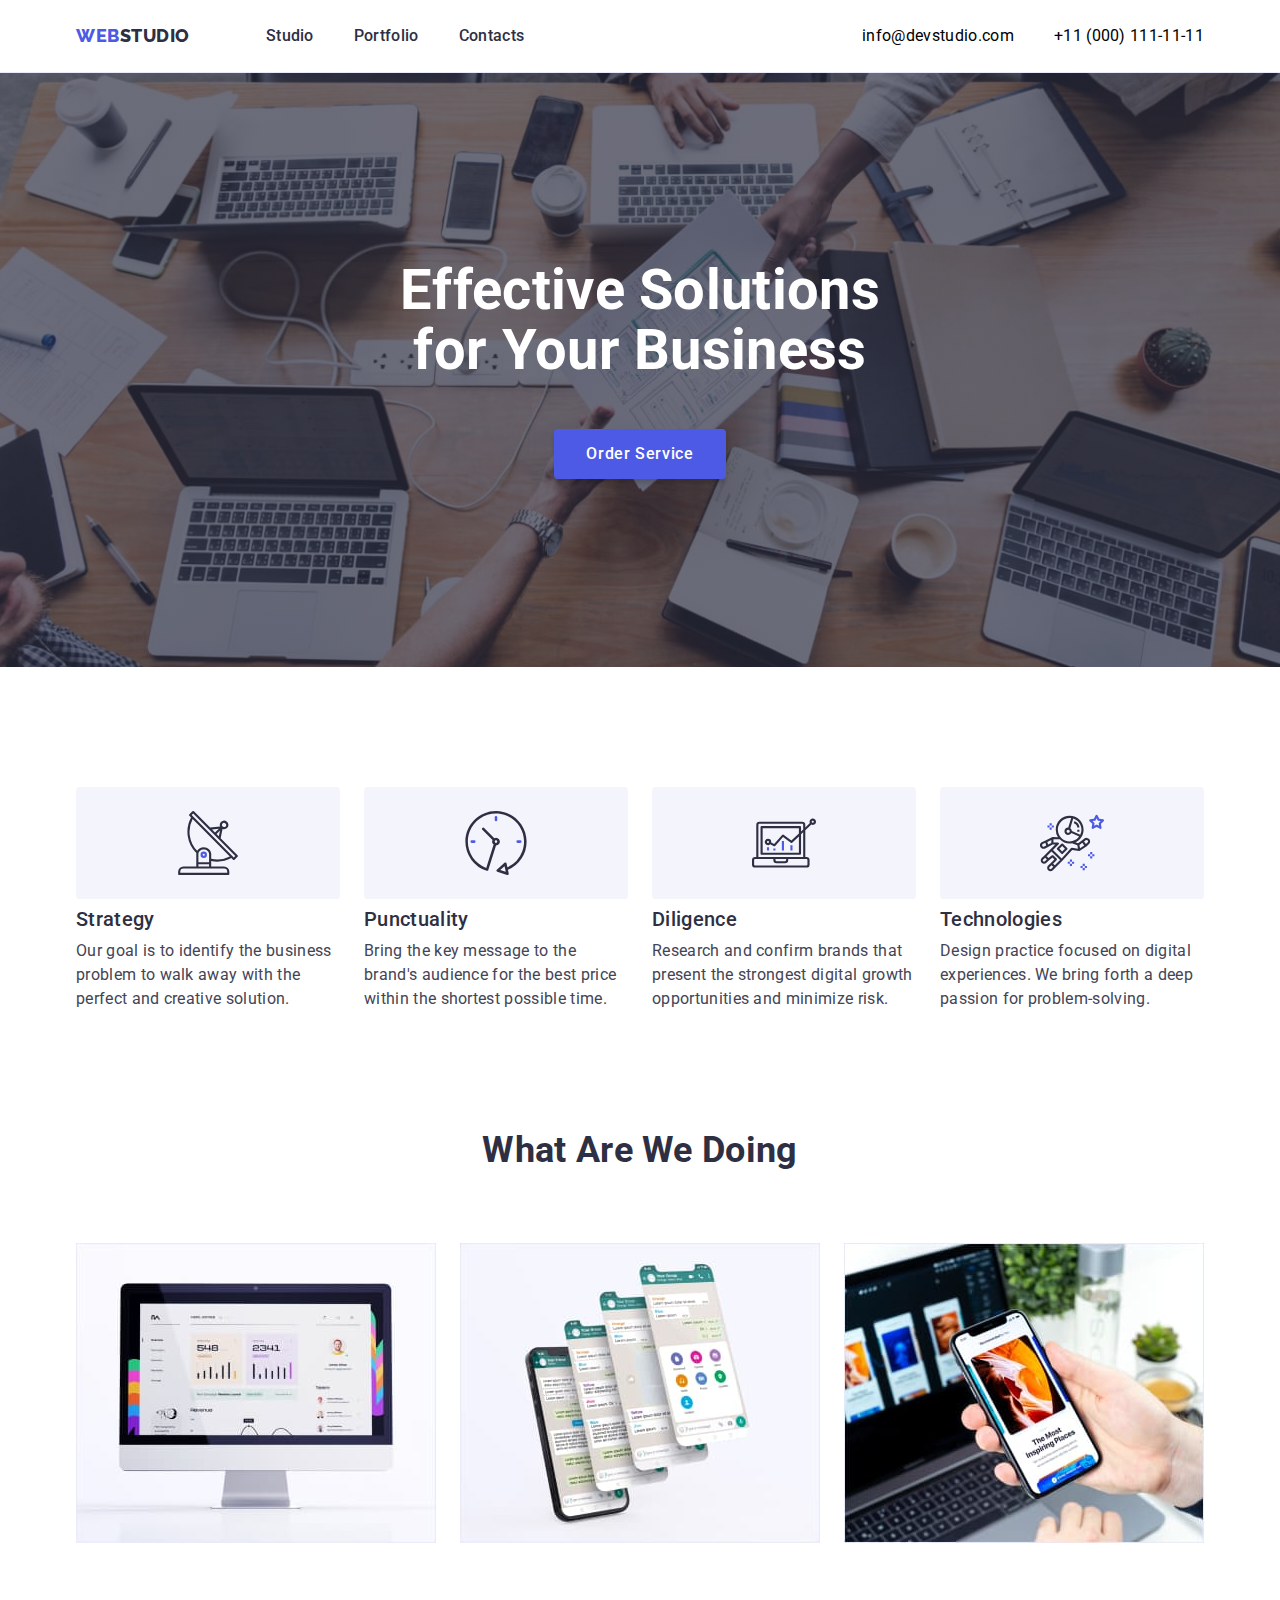
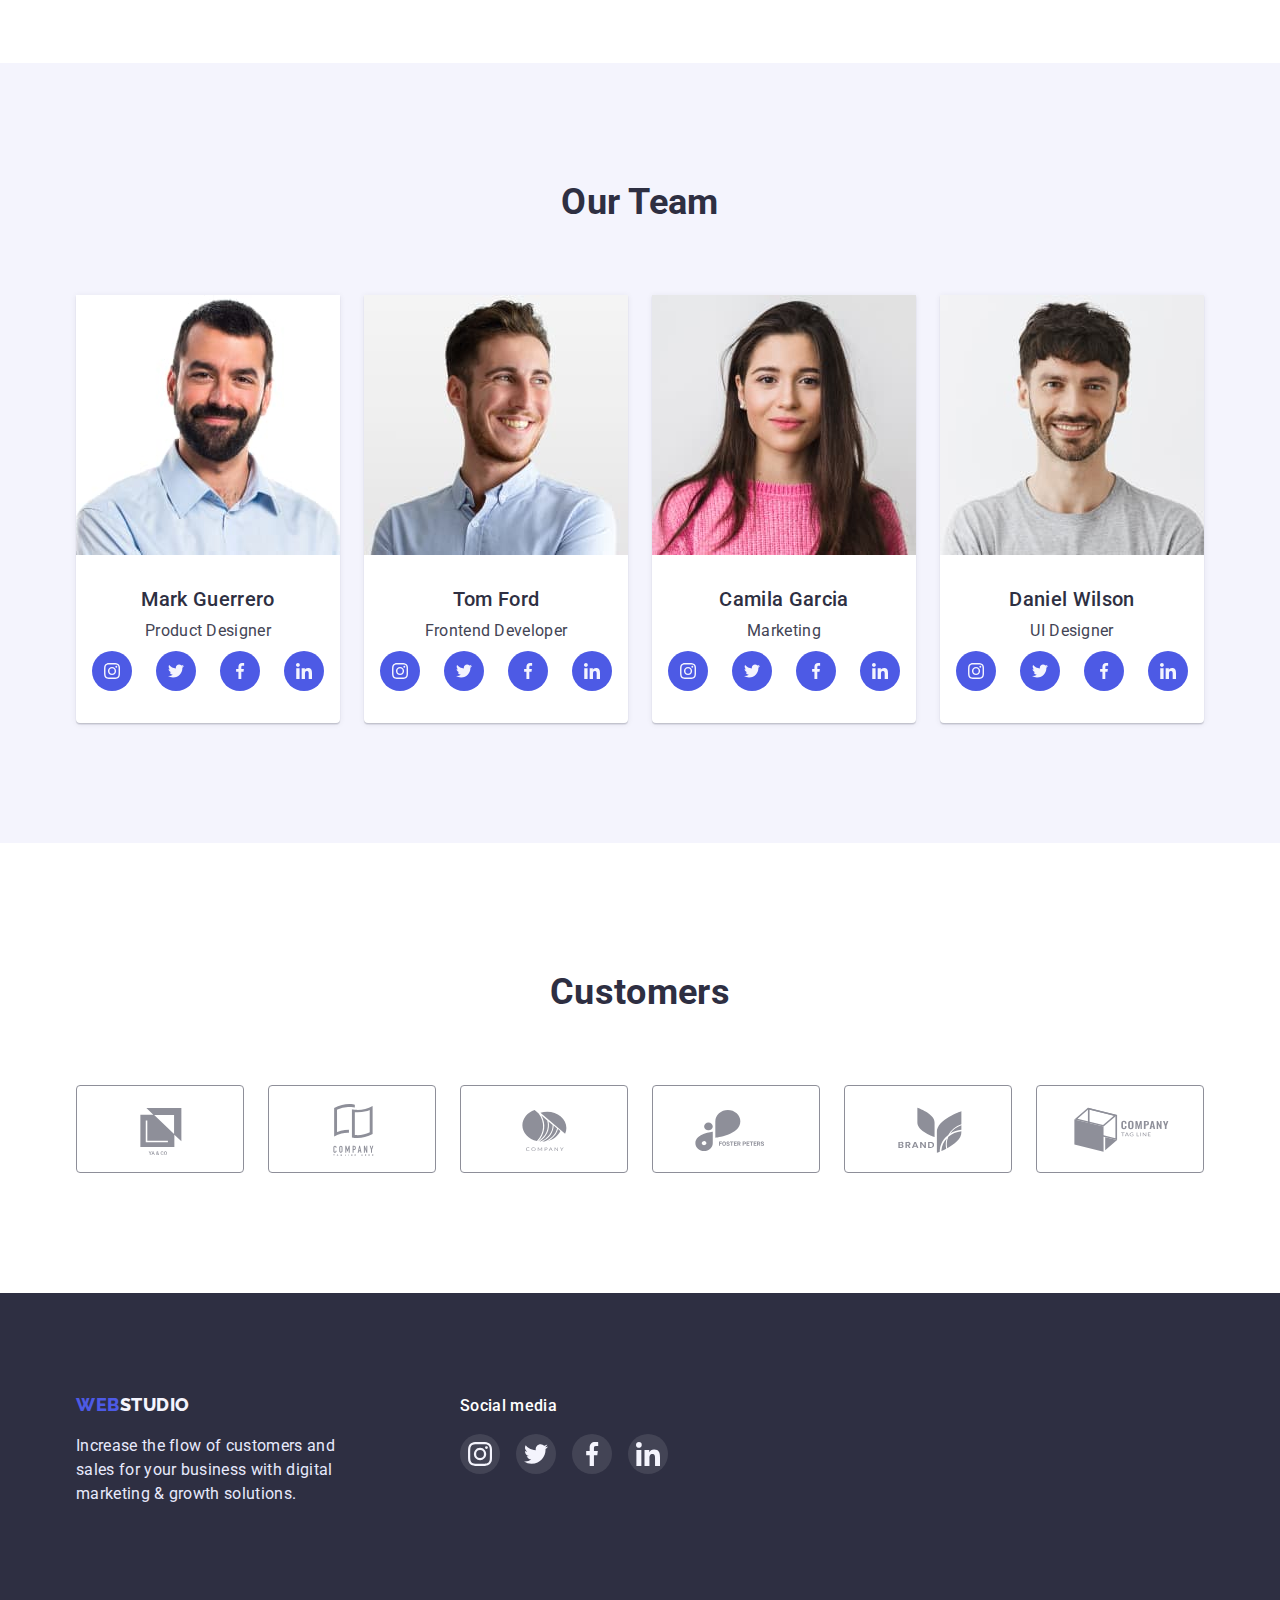
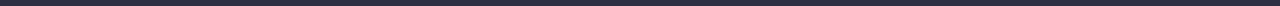
<file: index.html>
<!DOCTYPE html>
<html lang="en">
<head>
    <meta charset="UTF-8">
    <meta http-equiv="X-UA-Compatible" content="IE=edge">
    <meta name="viewport" content="width=device-width, initial-scale=1.0">
    <title>Web Studio (Version 3.0)</title>
    <link rel="preconnect" href="https://fonts.googleapis.com">
    <link rel="preconnect" href="https://fonts.gstatic.com" crossorigin>
    <link href="https://fonts.googleapis.com/css2?family=Raleway:wght@800&family=Roboto:wght@400;500;700&display=swap" rel="stylesheet">
    <link rel="stylesheet" href="https://cdn.jsdelivr.net/npm/modern-normalize@1.1.0/modern-normalize.css">
    <link rel="stylesheet" href="./css/style.css">
</head>

<body>

    <!--HEADER-->

    <header class="page-header">
        <div class="container page-container">
            <nav class="page-nav page-container">
            <a class="logo link" href="./index.html">Web<span class="logotype">Studio</span></a>
            <ul class="menu list page-container">
                <li class="menu-item">
                    <a class="menu-link link" href="./index.html">Studio</a></li>
                <li class="menu-item">
                    <a class="menu-link link" href="./portfolio.html">Portfolio</a></li>
                <li class="menu-item">
                    <a class="menu-link link" href="">Contacts</a></li>
            </ul>
            </nav>
            <address class="address">
                <ul class="list page-container">
                    <li class="menu-item">
                        <a class="contact-email link" href="mailto:info@devstudio.com">info@devstudio.com</a>
                    </li >
                    <li class="menu-item">
                        <a class="contact-phone-number link" href="tel:+110001111111">+11 (000) 111-11-11</a>
                    </li>
                </ul>
            </address>
        </div>
   </header>
    <main>

        <!--HERO-->

        <section class="hero">
            <div class="container">
                <h1 class="page-hero">Effective Solutions for Your Business</h1>
                <button class="btn-page-hero" type="button">Order Service</button>
            </div>
        </section>

        <!--WORK PRINCIPLES-->

        <section class="section-work-prin">
            <div class="container">
                <h2 class="visually-hidden">Work principles</h2>
                <ul class="list page-container page-work-prin">
                    
                    <li class="card">
                        <div class="block-work">
                            <svg class="work-icon" width="64" height="64"> 
                                <use href="./images/symbol-defs.svg#icon-antenna"></use> 
                            </svg>
                        </div>
                        <h3 class="title">Strategy</h3>
                        <p class="text">Our goal is to identify the business
                        problem to walk away with the perfect and creative solution. </p>
                    </li>

                    <li class="card">
                        <div class="block-work">
                            <svg class="work-icon" width="64" height="64"> 
                                <use href="./images/symbol-defs.svg#icon-clock"></use> 
                            </svg>
                        </div>
                        <h3 class="title">Punctuality</h3> 
                        <p class="text">Bring the key message to the brand's audience for the best price within the shortest possible time.</p>
                    </li>
                    <li class="card">
                        <div class="block-work">
                            <svg class="work-icon" width="64" height="64"> 
                                <use href="./images/symbol-defs.svg#icon-diagram"></use> 
                            </svg>
                        </div>
                        <h3 class="title">Diligence</h3>
                        <p class="text">Research and confirm brands that present the strongest digital growth opportunities and minimize risk.</p>
                    </li>
                    <li class="card">
                        <div class="block-work">
                            <svg class="work-icon" width="64" height="64"> 
                                <use href="./images/symbol-defs.svg#icon-astronaut"></use> 
                            </svg>
                        </div>
                        <h3 class="title">Technologies</h3>
                        <p class="text">Design practice focused on digital experiences. We bring forth a deep passion for problem-solving.</p>
                    </li>
                </ul>
            </div>
        </section>

        <!--WHAT DOING-->

        <section class="section">
            <div class="container">
                <h2 class="page-title-what">What are we doing</h2>
                <ul class="list cards-doing page-container">
                    <li class="card"><img src="./images/monitor.jpg" alt="monitor" 
                        width="360" 
                        height="300"></li>
                    <li class="card"><img src="./images/mobilephone.jpg" alt="mobile phones" 
                        width="360" 
                        height="300"></li>
                    <li class="card"><img src="./images/phone-in-hand.jpg" alt="mobile phone in hand" 
                        width="360" 
                        height="300"></li>
                </ul>
        </div>
        </section>

        <!--OUR TEAM-->

        <section class="bgr-our-team">
            <div class="container">
                <h2 class="page-title-team">Our Team</h2>
                <ul class="list page-our-team">
                    <li class="card-our-team">
                        <img src="./images/our-team/mark-guerrero.jpg" alt="Mark Guerrero" width="264" height="260">
                        <div class="blok-img">
                            <h3 class="title">Mark Guerrero</h3>
                            <p class="text">Product Designer</p>
                            <ul class="team-list list">

                                <li class="team-list-item"><a class="team-list-link" href="">
                                    <svg class="team-icon" width="16" height="16"> 
                                        <use href="./images/symbol-defs.svg#icon-instagram"></use> 
                                    </svg>
                                </a>                  
                                </li>

                                <li class="team-list-item"><a class="team-list-link" href="">
                                    <svg class="team-icon" width="16" height="16"> 
                                        <use href="./images/symbol-defs.svg#icon-twitter"></use> 
                                    </svg>
                                </a>                  
                                </li>

                                <li class="team-list-item"><a class="team-list-link" href="">
                                    <svg class="team-icon" width="16" height="16"> 
                                        <use href="./images/symbol-defs.svg#icon-facebook"></use> 
                                    </svg>
                                </a>                  
                                </li>

                                <li class="team-list-item"><a class="team-list-link" href="">
                                    <svg class="team-icon" width="16" height="16"> 
                                        <use href="./images/symbol-defs.svg#icon-linkedin"></use> 
                                    </svg>
                                </a>                  
                                </li>
                            </ul>
                        </div>
                    </li>

                    <li class="card-our-team">
                        <img src="./images/our-team/tom-ford.jpg" alt="Tom Ford" width="264" height="260">
                        <div class="blok-img">
                            <h3 class="title">Tom Ford</h3>
                            <p class="text">Frontend Developer</p>
                            <ul class="team-list list">

                                <li class="team-list-item"><a class="team-list-link" href="">
                                    <svg class="team-icon" width="16" height="16"> 
                                        <use href="./images/symbol-defs.svg#icon-instagram"></use> 
                                    </svg>
                                </a>                  
                                </li>

                                <li class="team-list-item"><a class="team-list-link" href="">
                                    <svg class="team-icon" width="16" height="16"> 
                                        <use href="./images/symbol-defs.svg#icon-twitter"></use> 
                                    </svg>
                                </a>                  
                                </li>

                                <li class="team-list-item"><a class="team-list-link" href="">
                                    <svg class="team-icon" width="16" height="16"> 
                                        <use href="./images/symbol-defs.svg#icon-facebook"></use> 
                                    </svg>
                                </a>                  
                                </li>

                                <li class="team-list-item"><a class="team-list-link" href="">
                                    <svg class="team-icon" width="16" height="16"> 
                                        <use href="./images/symbol-defs.svg#icon-linkedin"></use> 
                                    </svg>
                                </a>                  
                                </li>
                            </ul>
                        </div>
                    </li>

                    <li class="card-our-team">
                        <img src="./images/our-team/camila-garcia.jpg" alt="Camila Garcia" width="264" height="260">
                        <div class="blok-img">
                            <h3 class="title">Camila Garcia</h3>
                            <p class="text">Marketing</p>
                            <ul class="team-list list">

                                <li class="team-list-item"><a class="team-list-link" href="">
                                    <svg class="team-icon" width="16" height="16"> 
                                        <use href="./images/symbol-defs.svg#icon-instagram"></use> 
                                    </svg>
                                </a>                  
                                </li>

                                <li class="team-list-item"><a class="team-list-link" href="">
                                    <svg class="team-icon" width="16" height="16"> 
                                        <use href="./images/symbol-defs.svg#icon-twitter"></use> 
                                    </svg>
                                </a>                  
                                </li>

                                <li class="team-list-item"><a class="team-list-link" href="">
                                    <svg class="team-icon" width="16" height="16"> 
                                        <use href="./images/symbol-defs.svg#icon-facebook"></use> 
                                    </svg>
                                </a>                  
                                </li>

                                <li class="team-list-item"><a class="team-list-link" href="">
                                    <svg class="team-icon" width="16" height="16"> 
                                        <use href="./images/symbol-defs.svg#icon-linkedin"></use> 
                                    </svg>
                                </a>                  
                                </li>
                            </ul>
                        </div>
                    </li>
                    
                    <li class="card-our-team"><img src="./images/our-team/daniel-wilson.jpg" alt="Daniel Wilson" width="264" height="260">
                        <div class="blok-img">
                            <h3 class="title">Daniel Wilson</h3>
                            <p class="text">UI Designer</p>
                            <ul class="team-list list">

                                <li class="team-list-item"><a class="team-list-link" href="">
                                    <svg class="team-icon" width="16" height="16"> 
                                        <use href="./images/symbol-defs.svg#icon-instagram"></use> 
                                    </svg>
                                </a>                  
                                </li>

                                <li class="team-list-item"><a class="team-list-link" href="">
                                    <svg class="team-icon" width="16" height="16"> 
                                        <use href="./images/symbol-defs.svg#icon-twitter"></use> 
                                    </svg>
                                </a>                  
                                </li>

                                <li class="team-list-item"><a class="team-list-link" href="">
                                    <svg class="team-icon" width="16" height="16"> 
                                        <use href="./images/symbol-defs.svg#icon-facebook"></use> 
                                    </svg>
                                </a>                  
                                </li>

                                <li class="team-list-item"><a class="team-list-link" href="">
                                    <svg class="team-icon" width="16" height="16"> 
                                        <use href="./images/symbol-defs.svg#icon-linkedin"></use> 
                                    </svg>
                                </a>                  
                                </li>
                            </ul>
                        </div>
                    </li>
                </ul>
        </div>
        </section>
        <section class="section-customers">
            <div class="container">
                <h2 class="page-title-customers">Customers</h2>
                <ul class="customers-list list">
                    <li class="customers-list-item"><a class="customers-list-link" href="">
                        <svg class="customers-icon" width="104" height="56"> 
                            <use href="./images/symbol-defs.svg#icon-client-one"></use> 
                        </svg>
                    </a>                  
                    </li>
                    <li class="customers-list-item"><a class="customers-list-link" href="">
                        <svg class="customers-icon" width="104" height="56"> 
                            <use href="./images/symbol-defs.svg#icon-client-two"></use> 
                        </svg>
                    </a>                  
                    </li>
                    <li class="customers-list-item"><a class="customers-list-link" href="">
                        <svg class="customers-icon" width="104" height="56"> 
                            <use href="./images/symbol-defs.svg#icon-client-three"></use> 
                        </svg>
                    </a>                  
                    </li>
                    <li class="customers-list-item"><a class="customers-list-link" href="">
                        <svg class="customers-icon" width="104" height="56"> 
                            <use href="./images/symbol-defs.svg#icon-client-four"></use> 
                        </svg>
                    </a>                  
                    </li>
                    <li class="customers-list-item"><a class="customers-list-link" href="">
                        <svg class="customers-icon" width="104" height="56"> 
                            <use href="./images/symbol-defs.svg#icon-client-fife"></use> 
                        </svg>
                    </a>                  
                    </li>
                    <li class="customers-list-item"><a class="customers-list-link" href="">
                        <svg class="customers-icon" width="104" height="56"> 
                            <use href="./images/symbol-defs.svg#icon-client-six"></use> 
                        </svg>
                    </a>                  
                    </li>
                </ul>
            </div>
        </section>
    </main>

    <!--FOOTER-->

    <footer class="footer">
        <div class="container">
            <div class="block-footer">
            <div class="block-logo">
                <a class="logo-footer link" href="./index.html">Web<span class="logotype-footer">Studio</span></a>
                <p class="text-footer">Increase the flow of customers and sales for your business with digital marketing & growth solutions.</p>
            </div>
            <div class="block-social">
                <p class="title-social">Social media</p>
                <ul class="social-list list">
                    <li class="social-list-item">
                        <a class="social-list-link" href="">
                        <svg class="social-icon"> 
                            <use href="./images/symbol-defs.svg#icon-instagram"></use> 
                        </svg>
                    </a>                  
                    </li>
                     <li class="social-list-item">
                        <a class="social-list-link" href="">
                        <svg class="social-icon"> 
                            <use href="./images/symbol-defs.svg#icon-twitter"></use> 
                        </svg>
                    </a>                  
                    </li>
                     <li class="social-list-item">
                        <a class="social-list-link" href="">
                        <svg class="social-icon"> 
                            <use href="./images/symbol-defs.svg#icon-facebook"></use> 
                        </svg>
                    </a>                  
                    </li>
                     <li class="social-list-item">
                        <a class="social-list-link" href="">
                        <svg class="social-icon"> 
                            <use href="./images/symbol-defs.svg#icon-linkedin"></use> 
                        </svg>
                    </a>                  
                    </li>
                </ul>
            </div>
            </div>
        </div>
    </footer>
</body>
</html>
</file>
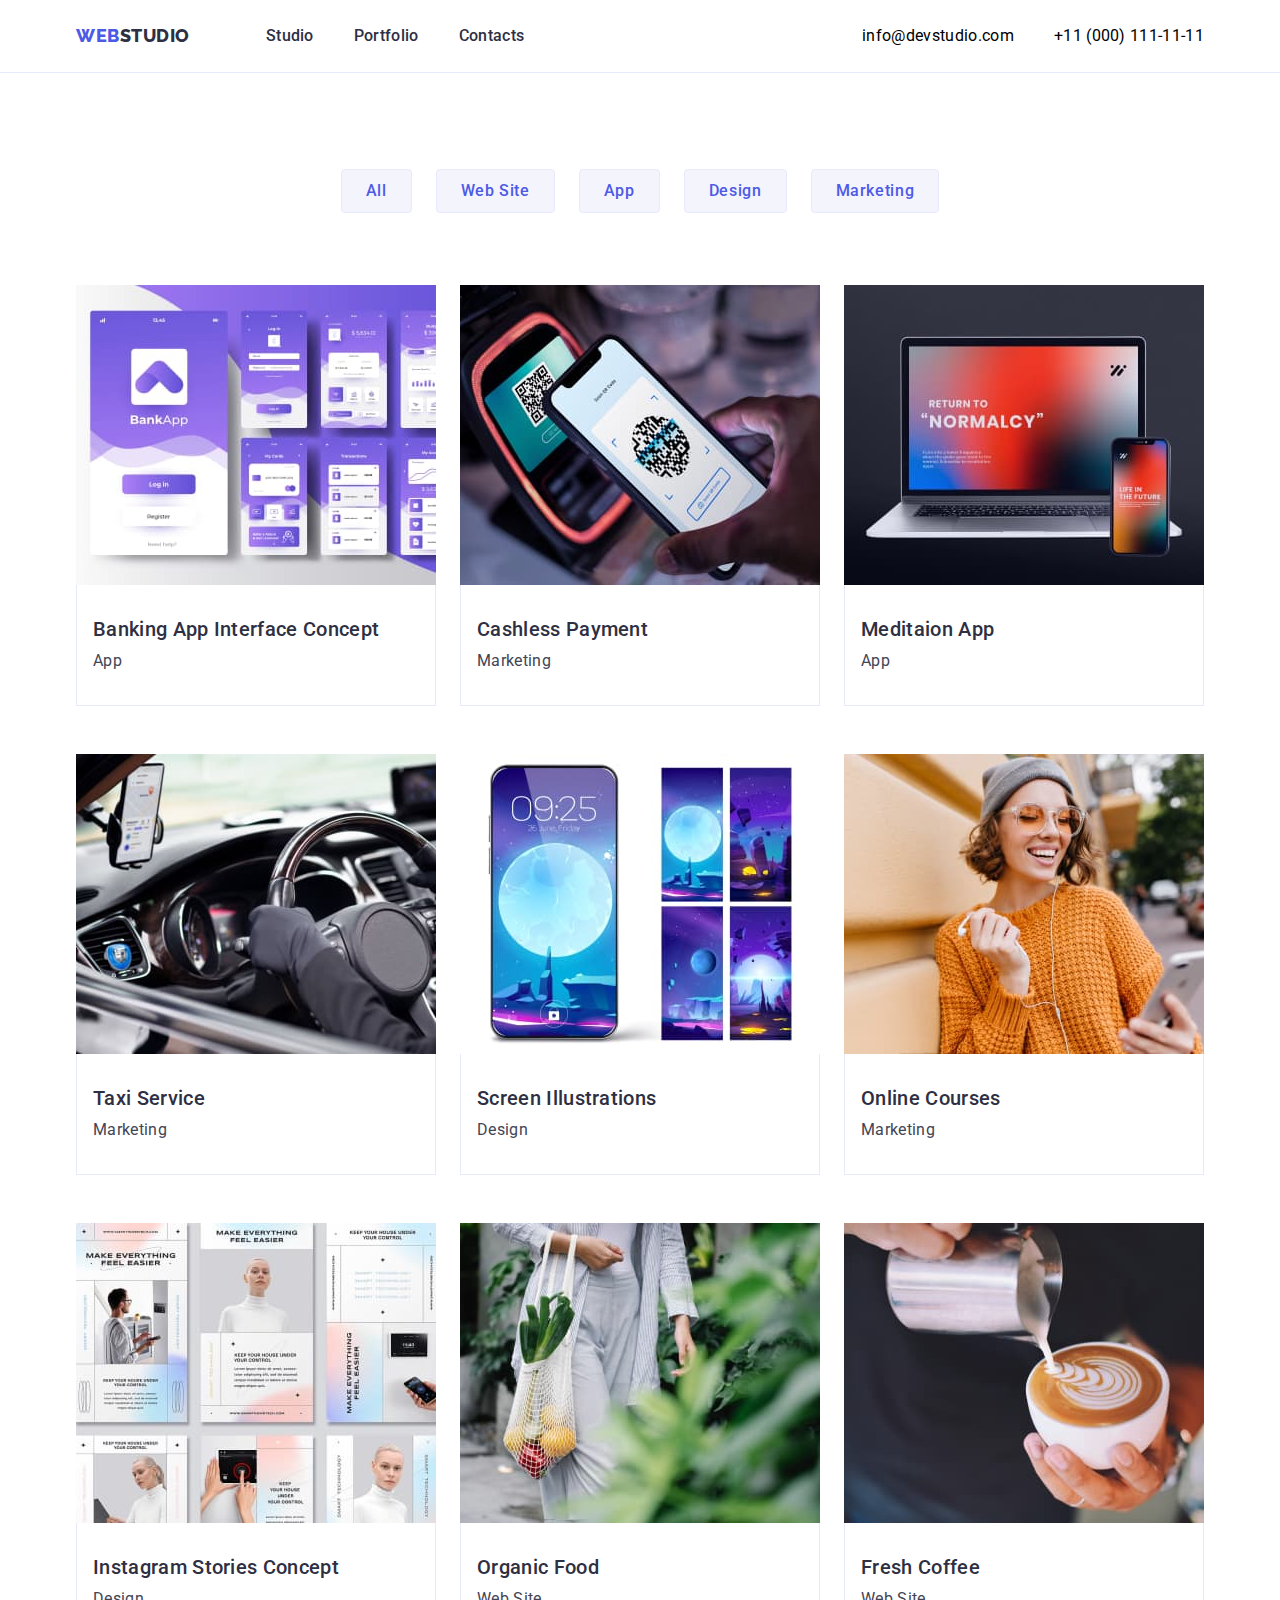
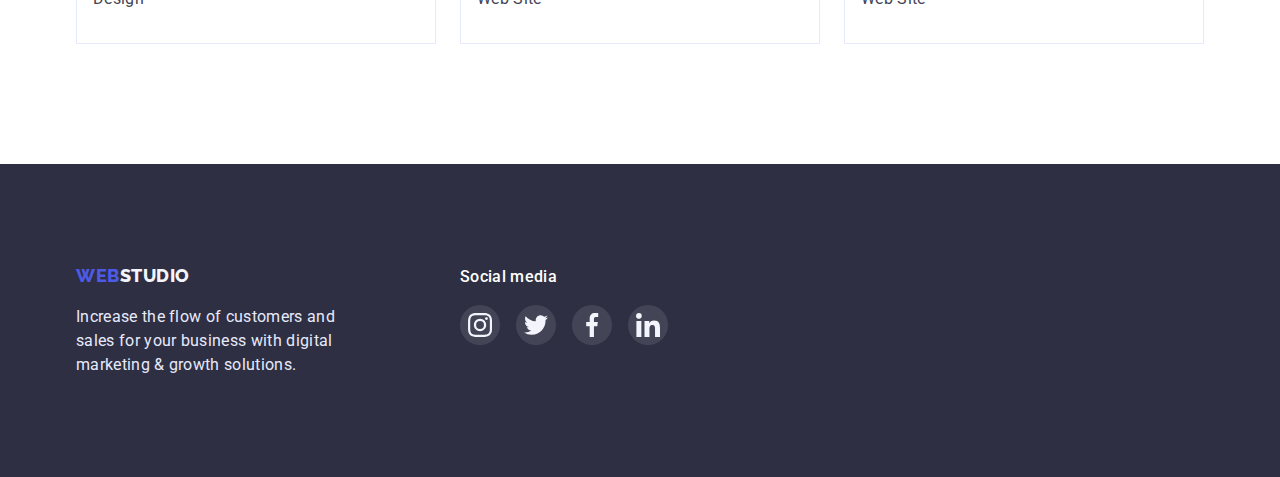
<file: portfolio.html>
<!DOCTYPE html>
<html lang="en">
<head>
    <meta charset="UTF-8">
    <meta http-equiv="X-UA-Compatible" content="IE=edge">
    <meta name="viewport" content="width=device-width, initial-scale=1.0">
    <title>Portfolio</title>
    <link rel="preconnect" href="https://fonts.googleapis.com">
    <link rel="preconnect" href="https://fonts.gstatic.com" crossorigin>
    <link href="https://fonts.googleapis.com/css2?family=Raleway:wght@800&family=Roboto:wght@400;500;700&display=swap" rel="stylesheet">
    <link rel="stylesheet" href="https://cdn.jsdelivr.net/npm/modern-normalize@1.1.0/modern-normalize.css">
    <link rel="stylesheet" href="./css/style.css">
</head>

<body>

     <!--HEADER-->

     <header class="page-header">
        <div class="container page-container">
            <nav class="page-nav page-container">
            <a class="logo link" href="./index.html">Web<span class="logotype">Studio</span></a>
            <ul class="menu list page-container">
                <li class="menu-item">
                    <a class="menu-link link" href="./index.html">Studio</a></li>
                <li class="menu-item">
                    <a class="menu-link link" href="./portfolio.html">Portfolio</a></li>
                <li class="menu-item">
                    <a class="menu-link link" href="">Contacts</a></li>
            </ul>
            </nav>
            <address class="address">
                <ul class="list page-container">
                    <li class="menu-item">
                        <a class="contact-email link" href="mailto:info@devstudio.com">info@devstudio.com</a>
                    </li >
                    <li class="menu-item">
                        <a class="contact-phone-number link" href="tel:+110001111111">+11 (000) 111-11-11</a>
                    </li>
                </ul>
            </address>
        </div>
   </header>
    <main>

        <!--NAVIGATION-->

        <section class="section-galery">
            <div class="container">
                <h1 class="visually-hidden">Navigation</h1>
                <ul class="menu-btn list">
                    <li><button class="btn" type="button">All</button></li>
                    <li><button class="btn" type="button">Web Site</button></li>
                    <li><button class="btn" type="button">App</button></li>
                    <li><button class="btn" type="button">Design</button></li>
                    <li><button class="btn" type="button">Marketing</button></li>
                </ul>
                <ul class="page-galery list">

                    <li class="card-galery">
                        <a class="cards-galery" href="./images/portfolio/banking-app-interface-concept.jpg">
                        <img src="./images/portfolio/banking-app-interface-concept.jpg" alt="Banking App Interface Concept"
                        width="360"
                        height="300">
                        <div class="content">
                        <h2 class="title">Banking App Interface Concept</h2>
                        <p class="text">App</p>
                        </div>
                        </a>
                    </li>

                    <li class="card-galery">
                        <a class="cards-galery" href="./images/portfolio/cashless-payment.jpg">                   
                        <img src="./images/portfolio/cashless-payment.jpg" alt="Cashless Payment"
                        width="360"
                        height="300">
                        <div class="content">
                        <h2 class="title">Cashless Payment</h2>
                        <p class="text">Marketing</p>
                        </div>
                        </a>
                    </li>

                    <li class="card-galery">
                        <a class="cards-galery" href="./images/portfolio/meditaion-app.jpg">
                        <img src="./images/portfolio/meditaion-app.jpg" alt="Meditaion App"
                        width="360"
                        height="300">
                        <div class="content">
                        <h2 class="title">Meditaion App</h2>
                        <p class="text">App</p>
                        </div>
                        </a>
                    </li>

                    <li class="card-galery">
                        <a class="cards-galery" href="./images/portfolio/taxi-service.jpg">
                        <img src="./images/portfolio/taxi-service.jpg" alt="Taxi Service"
                        width="360"
                        height="300">
                        <div class="content">
                        <h2 class="title">Taxi Service</h2>
                        <p class="text">Marketing</p>
                        </div>
                        </a>
                    </li>

                    <li class="card-galery">
                        <a class="cards-galery" href="./images/portfolio/screen-illustrations.jpg">
                        <img src="./images/portfolio/screen-illustrations.jpg" alt="Screen Illustrations"
                        width="360"
                        height="300">
                        <div class="content">
                        <h2 class="title">Screen Illustrations</h2>
                        <p class="text">Design</p>
                        </div>
                        </a>
                    </li>

                    <li class="card-galery">
                        <a class="cards-galery" href="./images/portfolio/online-courses.jpg">
                        <img src="./images/portfolio/online-courses.jpg" alt="Girl"
                        width="360"
                        height="300">
                        <div class="content">
                        <h2 class="title">Online Courses</h2>
                        <p class="text">Marketing</p>
                        </div>
                        </a>
                    </li>

                    <li class="card-galery">
                        <a class="cards-galery" href="./images/portfolio/instagram-stories-concept.jpg">
                        <img src="./images/portfolio/instagram-stories-concept.jpg" alt="Instagram Stories Concept"
                        width="360"
                        height="300">
                        <div class="content">
                        <h2 class="title">Instagram Stories Concept</h2>
                        <p class="text">Design</p>
                        </div>
                        </a>
                    </li>

                    <li class="card-galery">
                        <a class="cards-galery" href="./images/portfolio/organic-food.jpg">
                        <img src="./images/portfolio/organic-food.jpg" alt="Organic Food"
                        width="360"
                        height="300">
                        <div class="content">
                        <h2 class="title">Organic Food</h2>
                        <p class="text">Web Site</p>
                        </div>
                        </a>
                    </li>

                    <li class="card-galery">
                        <a class="cards-galery" href="./images/portfolio/fresh-coffee.jpg">
                        <img src="./images/portfolio/fresh-coffee.jpg" alt="Cap of coffe"
                        width="360"
                        height="300">
                        <div class="content">
                        <h2 class="title">Fresh Coffee</h2>
                        <p class="text">Web Site</p>
                        </div>
                        </a>
                    </li>

                </ul>
            </div>
        </section>
    </main>    
    <footer class="footer">
        <div class="container">
            <div class="block-footer">
            <div class="block-logo">
                <a class="logo-footer link" href="./index.html">Web<span class="logotype-footer">Studio</span></a>
                <p class="text-footer">Increase the flow of customers and sales for your business with digital marketing & growth solutions.</p>
            </div>
            <div class="block-social">
                <p class="title-social">Social media</p>
                <ul class="social-list list">
                    <li class="social-list-item">
                        <a class="social-list-link" href="">
                        <svg class="social-icon"> 
                            <use href="./images/symbol-defs.svg#icon-instagram"></use> 
                        </svg>
                    </a>                  
                    </li>
                     <li class="social-list-item">
                        <a class="social-list-link" href="">
                        <svg class="social-icon"> 
                            <use href="./images/symbol-defs.svg#icon-twitter"></use> 
                        </svg>
                    </a>                  
                    </li>
                     <li class="social-list-item">
                        <a class="social-list-link" href="">
                        <svg class="social-icon"> 
                            <use href="./images/symbol-defs.svg#icon-facebook"></use> 
                        </svg>
                    </a>                  
                    </li>
                     <li class="social-list-item">
                        <a class="social-list-link" href="">
                        <svg class="social-icon"> 
                            <use href="./images/symbol-defs.svg#icon-linkedin"></use> 
                        </svg>
                    </a>                  
                    </li>
                </ul>
            </div>
            </div>
        </div>
    </footer>
</body>
</html>
</file>
<file: css/style.css>
:root {
    --primary-text-color-slate: #434455;
    --color-navy-blue: #2E2F42;
    --primary-color-white: #ffffff;
    --color-iris: #4D5AE5;
    --color-ocean: #404BBF;
    --color-copnflower: #E7E9FC;
    --color-cloud: #F4F4FD;
    --color-light-slate: #8E8F99;
    --color-green: #31D0AA;
}

h1,
h2, 
h3,
p {
    margin-top: 0;
    margin-bottom: 0;
}

ul, 
ol {
    margin-top: 0;
    margin-bottom: 0;
    padding-left: 0;
}

img {
    display: block;
    min-width: 100%;
    height: auto;
}

body {
    font-family: 'Roboto', sans-serif;
    font-size: 16px;
    letter-spacing: 0.02em;
    line-height: 1.5;
    background: var(--primary-white-color);
}

.container {
    width: 1158px;
    margin: 0 auto;
    padding-left: 15px;
    padding-right: 15px;
}

.page-container {
    display: flex;
    align-items: center;
}

.list {
    list-style: none;
    padding: 0;
    margin: 0;
}

.link {
    text-decoration: none;
}

/*=========================HEADER======================*/

.logo {
    font-family: 'Raleway', sans-serif;
    font-weight: 800;
    font-size: 18px;
    line-height: 1.33;
    letter-spacing: 0.03em;
    text-transform: uppercase;
    color: var(--color-iris);
    margin-right: 76px;
}

.logotype {
    color: var(--color-navy-blue);
    
}

.menu-link {
    font-weight: 500;
    color: var(--color-navy-blue);
}

.menu-link:hover,
.menu-link:focus,
.contact-email:hover,
.contact-email:focus,
.contact-phone-number:hover,
.contact-phone-number:focus {
    color: var(--color-iris);
}

.contact-email,
.contact-phone-number {
    color: var(--primary-text-color);
    font-style: normal;
}

.address {
    margin-left: auto;
}

.menu-item:not(:last-child) {
    margin-right: 40px;
}

.page-header {
    padding-top: 24px;
    padding-bottom: 24px;
    border-bottom: 1px solid var(--color-copnflower);
}

/*========================HERO============================*/

.hero {
    background-color: var(--color-navy-blue);
    text-align: center;
    padding-top: 188px;
    padding-bottom: 188px;
    background-image: linear-gradient(rgba(46, 47, 66, 0.7), rgba(46, 47, 66, 0.7)), url("../images/people-office.jpg");
    background-size: cover;
    background-position: center;
    background-repeat: no-repeat;
    max-width: 1440px;
    margin: 0 auto;
    background-color: rgba(46, 47, 66, 0.7);
}

.page-hero {
    font-size: 56px;
    line-height: 1.07;
    font-weight: 700;
    color: var(--primary-color-white);
    margin-bottom: 48px;
    margin-right: auto;
    margin-left: auto;
    width: 496px;
}

.btn-page-hero {
    background: var(--color-iris);
    color: var(--primary-color-white);
    font-weight: 500;
    letter-spacing: 0.04em;
    cursor: pointer;
    font-family: inherit;
    padding: 16px 32px;
    border: none;
    border-radius: 4px;
    box-shadow: 0px 4px 4px rgba(0, 0, 0, 0.15);
}

.btn-page-hero:hover,
.btn-page-hero:focus {
    background-color: var(--color-ocean);
}

/*==================WORK PRINCIPLES===========================*/

.visually-hidden {
    position: absolute;
    width: 1px;
    height: 1px;
    margin: -1px;
    border: 0;
    padding: 0;
    white-space: nowrap;
    clip-path: inset(100%);
    clip: rect(0 0 0 0);
    overflow: hidden;
}

.page-work-prin .title {
    font-weight: 500;
    font-size: 20px;
    line-height: 1.2;
    color: var(--color-navy-blue);
    margin-bottom: 8px;
}

.page-work-prin .text {
    color: var(--primary-text-color-slate);
}

.card {
    margin-right: 24px;
}

.card:last-child {
    margin-right: 0;
}

.section-work-prin {
    padding-top: 120px;
    padding-bottom: 120px;
}

.block-work {
    background-color: var(--color-cloud);
    width: 264px;
    height: 112px;
    display: flex;
    justify-content: center;
    align-items: center;
    margin-bottom: 8px;
    border-radius: 4px;
}

/*=======================WHAT DOING=====================*/
/*========================OUR TEAM======================*/

.bgr-our-team {
    background-color: var(--color-cloud);
    padding: 120px 0px;

}

.page-title-what,
.page-title-team,
.page-title-customers {
    font-weight: 700;
    font-size: 36px;
    line-height: 1.11;
    text-transform: capitalize;
    color: var(--color-navy-blue);
    margin-bottom: 72px;
    text-align: center;
}

.page-our-team .title {
    font-weight: 500;
    font-size: 20px;
    line-height: 1.2;
    color: var(--color-navy-blue);
    margin-bottom: 8px;
}

.page-our-team .text {
    color: var(--primary-text-color-slate);
    margin-bottom: 8px;
}

.page-our-team,
.customers-list {
    display: flex;
    flex-wrap: wrap;
    gap: 24px;
}

.card-our-team {
    flex-basis: calc((100% - 72px) / 4);
    background-color: var(--primary-color-white);
    box-shadow: 0px 1px 6px rgba(46, 47, 66, 0.08), 0px 1px 1px rgba(46, 47, 66, 0.16), 0px 2px 1px rgba(46, 47, 66, 0.08);
    border-radius: 0px 0px 4px 4px;
    border-top: none;
}

.section {
    padding-bottom: 120px;
}

.blok-img {
    padding: 32px 16px;
    text-align: center;
}

.team-list-link {
    border-radius: 50%;
    width: 40px;
    height: 40px;
    background-color: var(--color-iris);
    display: flex;
    justify-content: center;
    align-items: center;
}

.team-list-link:hover,
.team-list-link:hover {
    background-color: var(--color-ocean);
}

.team-list {
    display: flex;
    justify-content: center;
    gap: 24px;
}

/*====================CUSTOMERS========================*/

.section-customers {
    padding: 130px 0 120px 0;
}

.customers-list-link {
    display: flex;
    justify-content: center;
    align-items: center;
    width: 168px;
    height: 88px;
    border: 1px solid var(--color-light-slate);
    border-radius: 4px;
}

.customers-icon {
    fill: var(--color-light-slate);
}
.customers-list-link:hover,
.customers-list-link:focus {
    border: 1px solid var(--color-ocean);
}

.customers-list-link:hover .customers-icon,
.customers-list-link:focus .customers-icon {
    fill: var(--color-ocean);
}
 
/*========================FOOTER==================================*/

.footer {
    background-color: var(--color-navy-blue);
    padding: 100px 0px;
}

.footer .text-footer {
    color: var(--color-copnflower);
}

.logotype-footer {
    color: var(--color-cloud);
}

.logo-footer {
    font-family: 'Raleway', sans-serif;
    font-weight: 800;
    font-size: 18px;
    line-height: 1.33;
    letter-spacing: 0.03em;
    text-transform: uppercase;
    color: var(--color-iris);
}

.footer .logo {
    background-color: var(--primary-title-color);
}

.text-footer {
    margin-top: 16px;
    width: 264px;
}

.block-footer {
    display: flex;
    align-items: baseline;
}

.block-logo {
    margin-right: 120px;
}

.title-social {
    color: var(--primary-color-white);
    font-weight: 500;
    font-size: 16px;
    margin-bottom: 16px;
}

.social-list-link {
    background: rgba(255, 255, 255, 0.1);
    width: 40px;
    height: 40px;
    border-radius: 50%;
    display: flex;
    justify-content: center;
    align-items: center;
}

.social-list {
    display: flex;
    justify-content: center;
    gap: 16px;
}

.social-icon {
    width: 24px;
    height: 24px;
    fill: var(--color-cloud);
}

.social-list-link:hover,
.social-list-link:focus {
    background-color: var(--color-green);
}

/*PORTFOLIO-NAVIGATION*/

.menu-btn .btn {
    font-weight: 500;
    letter-spacing: 0.04em;
    color: var(--color-iris);
    background-color: var(--color-cloud);
    border: 1px solid var(--color-copnflower);
    border-radius: 4px;
    cursor: pointer;
    font-family: inherit;   
    padding: 12px 24px;
}

.menu-btn {
    display: flex;
    gap: 24px;
    margin-bottom: 72px;
    justify-content: center;
}

.btn:hover,
.btn:focus {
    color: var(--primary-color-white);
    background-color: var(--color-ocean);
}

.page-galery .title {
    font-weight: 500;
    font-size: 20px;
    line-height: 1.2;
    color: var(--color-navy-blue);
    margin-bottom: 8px;
}

.page-galery .text {
    color: var(--primary-text-color-slate);
}

.page-galery {
    display: flex;
    flex-wrap: wrap;
    gap: 48px;
    column-gap: 24px;
}

.page-galery > .card-galery {
    flex-basis: calc((100% - 48px) / 3);
}

.content {
    padding: 32px 0px 32px 16px;
    border: 1px solid var(--color-copnflower);
    border-top: none;
}

.cards-galery {
    display: block;
    text-decoration: none;
}

.cards-galery:hover,
.cards-galery:focus {
    box-shadow: 0px 1px 6px rgba(46, 47, 66, 0.08), 0px 1px 1px rgba(46, 47, 66, 0.16), 0px 2px 1px rgba(46, 47, 66, 0.08);
}

.section-galery {
    padding-top: 96px;
    padding-bottom: 120px;
}
</file>
